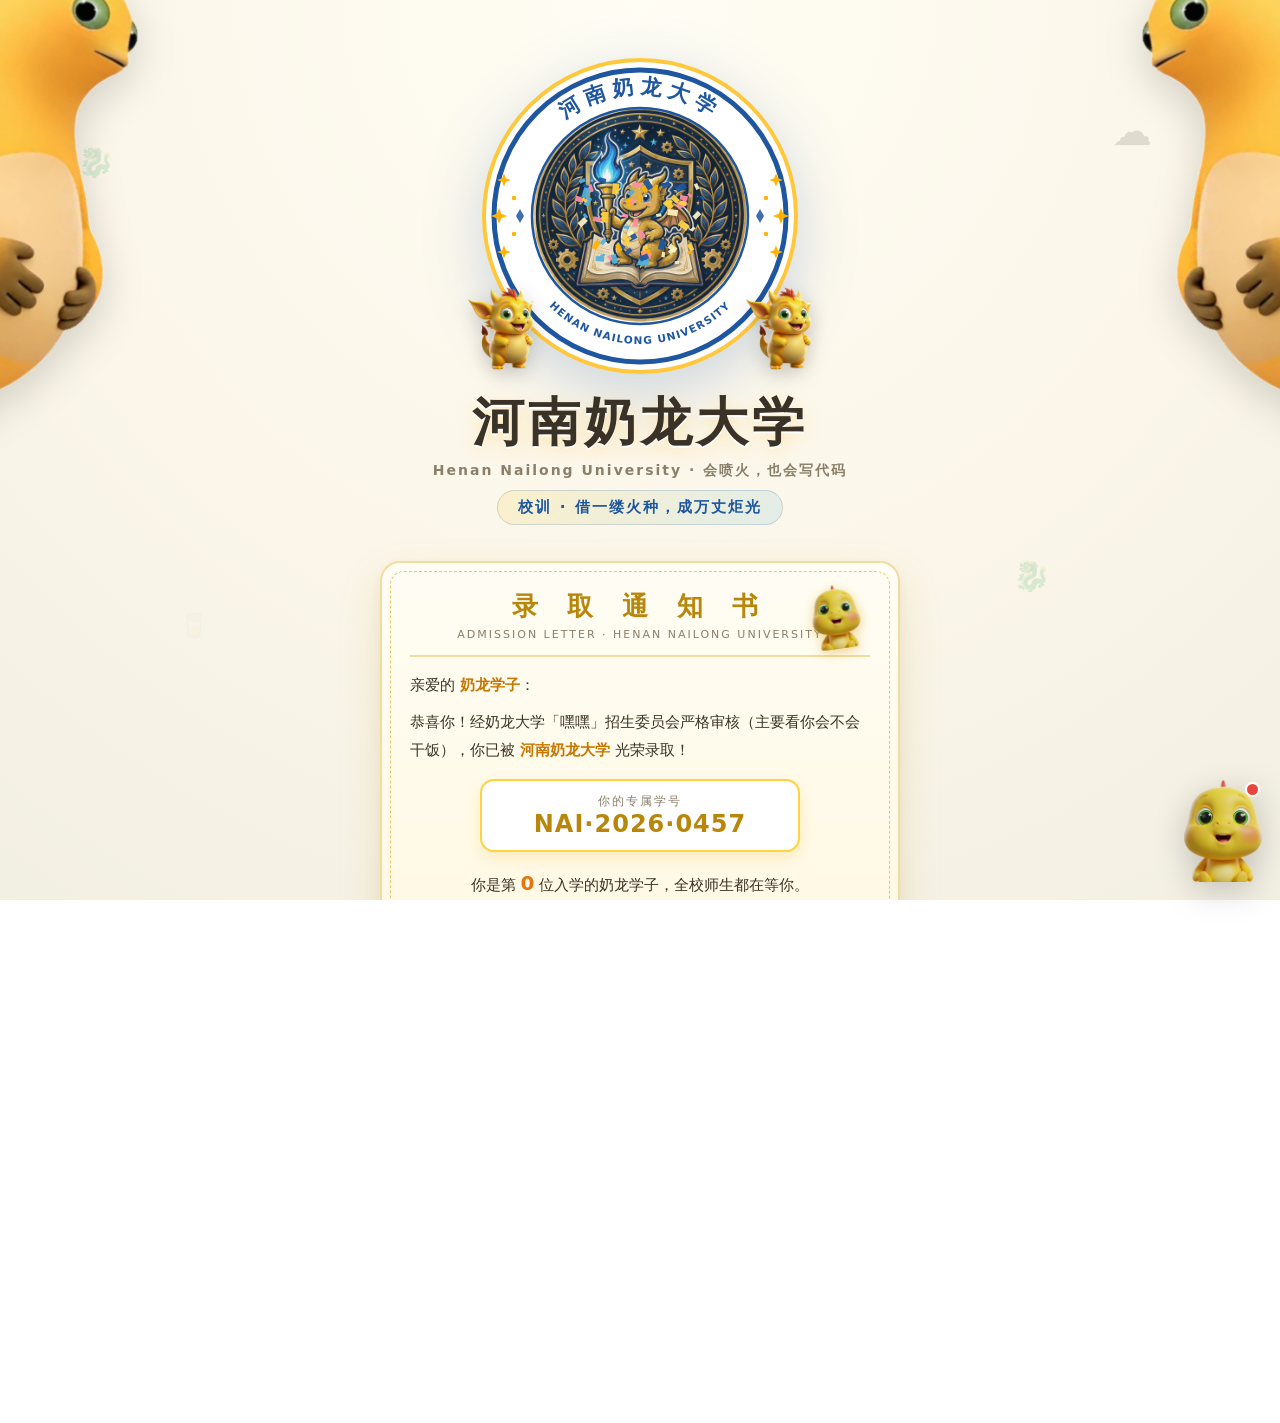
<file: index.html>
<!DOCTYPE html>
<html lang="zh-CN">
<head>
<meta charset="UTF-8" />
<meta name="viewport" content="width=device-width, initial-scale=1.0" />
<title>河南奶龙大学 · 欢迎来到奶龙的家</title>
<meta name="description" content="河南奶龙大学趣味页面：领取你的奶龙录取通知书与专属学号，可浏览学校简介、院系设置与招生信息，并一键前往学校官网。本页为个人趣味制作页面。" />
<meta name="keywords" content="河南奶龙大学,录取通知书,学号,学校简介,院系设置,招生信息" />
<meta name="baidu-site-verification" content="codeva-GzHmn65A01" />
<link rel="canonical" href="https://xn--6kr28k0gz4evu0b1z3e.work/" />
<meta property="og:site_name" content="河南奶龙大学" />
<meta property="og:url" content="https://xn--6kr28k0gz4evu0b1z3e.work/" />
<meta property="og:title" content="河南奶龙大学 · 欢迎来到奶龙的家" />
<meta property="og:description" content="河南奶龙大学趣味页面：领取你的奶龙录取通知书与专属学号，可浏览学校简介、院系设置与招生信息。" />
<meta property="og:type" content="website" />
<meta name="twitter:card" content="summary" />
<link rel="icon" href="data:image/svg+xml,<svg xmlns='http://www.w3.org/2000/svg' viewBox='0 0 100 100'><text y='.9em' font-size='90'>🐉</text></svg>" />
<link rel="stylesheet" href="style.css" />
</head>
<body>

<canvas id="confetti"></canvas>

<div class="float-bg" aria-hidden="true">
  <span>🐉</span><span>🥛</span><span>☁️</span><span>🐉</span><span>🍩</span><span>☁️</span>
</div>

<!-- 对角探头装饰：左上 / 右下斜向探出的奶蛙（包在裁剪层内，防止横向溢出） -->
<div class="deco-clip" aria-hidden="true">
  <aside class="side-mascot corner-tl">
    <img class="frog" src="naiwa_peek.png" alt=""/>
  </aside>
  <aside class="side-mascot corner-br">
    <img class="frog" src="naiwa_peek.png" alt=""/>
  </aside>
</div>

<main class="stage">

  <!-- 校徽：河南奶龙大学（AI 原创设计版） -->
  <div class="emblem-wrap pop" id="emblem">
    <span class="sparkle s1">✦</span>
    <span class="sparkle s2">✦</span>
    <span class="sparkle s3">✦</span>
    <span class="sparkle s4">✧</span>

    <!-- 校徽两侧的奶龙卫士（左右对称，皆面向校徽） -->
    <img class="guard guard-l" src="dragon.png" alt="奶龙"/>
    <img class="guard guard-r" src="dragon.png" alt="奶龙"/>

    <svg class="emblem" viewBox="0 0 320 320" xmlns="http://www.w3.org/2000/svg">
      <defs>
        <path id="ringTop" d="M160,160 m-122,0 a122,122 0 1,1 244,0" />
        <path id="ringBottom" d="M160,160 m-128,0 a128,128 0 1,0 256,0" />
        <clipPath id="discClip"><circle cx="160" cy="160" r="108"/></clipPath>
        <path id="star4" d="M0,-8 L2.2,-2.2 L8,0 L2.2,2.2 L0,8 L-2.2,2.2 L-8,0 L-2.2,-2.2 Z" />
        <radialGradient id="innerBg" cx="50%" cy="38%" r="70%">
          <stop offset="0%" stop-color="#FFFFFF"/>
          <stop offset="100%" stop-color="#EFF6FF"/>
        </radialGradient>
      </defs>

      <!-- 外圈：金色描边 -->
      <circle cx="160" cy="160" r="156" fill="#FFFFFF" stroke="#FFC83C" stroke-width="4"/>
      <!-- 主环：纹章蓝 -->
      <circle cx="160" cy="160" r="146" fill="#FFFFFF" stroke="#1E56A0" stroke-width="5"/>
      <!-- 环形校名（校徽核心识别） -->
      <text class="ring-text-cn">
        <textPath href="#ringTop" startOffset="50%" text-anchor="middle">河南奶龙大学</textPath>
      </text>
      <text class="ring-text-en">
        <textPath href="#ringBottom" startOffset="50%" text-anchor="middle">HENAN NAILONG UNIVERSITY</textPath>
      </text>

      <!-- 环带左右对称纹饰：星点 + 菱钻 -->
      <g fill="#FFB300">
        <g transform="translate(24,124)"><use href="#star4" transform="scale(.85)"/></g>
        <g transform="translate(19,160)"><use href="#star4"/></g>
        <g transform="translate(24,196)"><use href="#star4" transform="scale(.85)"/></g>
        <circle cx="34" cy="142" r="2.2"/>
        <circle cx="34" cy="178" r="2.2"/>
        <g transform="translate(296,124)"><use href="#star4" transform="scale(.85)"/></g>
        <g transform="translate(301,160)"><use href="#star4"/></g>
        <g transform="translate(296,196)"><use href="#star4" transform="scale(.85)"/></g>
        <circle cx="286" cy="142" r="2.2"/>
        <circle cx="286" cy="178" r="2.2"/>
      </g>
      <g fill="#1E56A0" opacity=".85">
        <path d="M40,153 l4,7 l-4,7 l-4,-7 Z"/>
        <path d="M280,153 l4,7 l-4,7 l-4,-7 Z"/>
      </g>

      <!-- 内盘：AI 原创校徽主图（小龙举火炬 · 书 · 盾 · 月桂） -->
      <g clip-path="url(#discClip)">
        <image class="mascot" href="emblem.png" x="50" y="50" width="220" height="220" preserveAspectRatio="xMidYMid slice"/>
      </g>
      <circle cx="160" cy="160" r="108" fill="none" stroke="#1E56A0" stroke-width="2.5"/>
    </svg>
  </div>

  <h1 class="title" id="title">河南奶龙大学</h1>
  <p class="subtitle" id="subtitle">Henan Nailong University · 会喷火，也会写代码</p>
  <p class="motto">校训 · 借一缕火种，成万丈炬光</p>

  <!-- 录取通知书 -->
  <section class="letter" id="letter">
    <div class="letter-head">
      <img class="letter-seal" src="nailong_head.png" alt="奶龙印章"/>
      <h2>录 取 通 知 书</h2>
      <p class="letter-en">ADMISSION LETTER · HENAN NAILONG UNIVERSITY</p>
    </div>
    <div class="letter-body">
      <p>亲爱的 <strong>奶龙学子</strong>：</p>
      <p>恭喜你！经奶龙大学「嘿嘿」招生委员会严格审核（主要看你会不会干饭），你已被 <strong>河南奶龙大学</strong> 光荣录取！</p>
      <div class="stu-no">
        <span>你的专属学号</span>
        <strong id="stuNo">NAI·2026·0000</strong>
      </div>
      <p class="stu-line">你是第 <strong class="counter" id="visitNum">0</strong> 位入学的奶龙学子，全校师生都在等你。</p>
      <p class="stu-line muted">报到时间：9 月 1 日 · 报到地点：奶龙广场</p>
    </div>
  </section>

  <!-- 栏目导航：学校简介 / 院系设置 / 招生信息 -->
  <nav class="portal" id="portal" aria-label="校园栏目">
    <a class="portal-card" href="about.html">
      <span class="portal-ico">🏫</span>
      <span class="portal-body">
        <span class="portal-title">学校简介</span>
        <span class="portal-desc">办学理念 · 校训 · 校园概览</span>
      </span>
      <span class="portal-go">查看 ›</span>
    </a>
    <a class="portal-card" href="colleges.html">
      <span class="portal-ico">📚</span>
      <span class="portal-body">
        <span class="portal-title">院系设置</span>
        <span class="portal-desc">六大学院 · 专业与方向</span>
      </span>
      <span class="portal-go">查看 ›</span>
    </a>
    <a class="portal-card" href="admission.html">
      <span class="portal-ico">🎓</span>
      <span class="portal-body">
        <span class="portal-title">招生信息</span>
        <span class="portal-desc">招生计划 · 报到须知</span>
      </span>
      <span class="portal-go">查看 ›</span>
    </a>
  </nav>

  <!-- 前往官网（唯一入口：真实官网地址只存在于按钮上） -->
  <div class="go-wrap" id="goWrap">
    <a class="go-btn" id="goBtn" href="https://hbcet.hpu.edu.cn/index.htm" target="_blank" rel="noopener">
      <span class="go-btn-label">立即前往官网</span>
    </a>
    <p class="go-note">河南奶龙大学</p>
  </div>

  <footer class="foot">
    <p>本页为趣味展示页 · 正式信息请以学校官方渠道发布为准</p>
    <p>© 2026 河南奶龙大学（虚构展示） · 页面制作：<span class="author">李大懒猪</span></p>
    <p class="foot-note">免责声明：本页系个人出于技术趣味制作的非官方演示页面，为虚构校园情境的互动展示，与任何真实院校、机构不存在隶属、代理或合作关系；页面所涉校名、徽章、文字、图像及编号等元素均为虚构演示内容，不代表任何真实主体的立场，亦不作事实性陈述或用途承诺，一切正式信息请以官方渠道发布者为准。若认为本页内容可能造成误解或侵犯合法权益，可联系作者即时调整或下线。</p>
  </footer>

</main>

<!-- 右下角奶龙客服：学校表白墙二维码入口 -->
<div class="wall-bot" id="wallBot">
  <div class="wall-bubble" id="wallBubble" role="dialog" aria-label="学校表白墙联系方式">
    <p class="wall-title">找墙墙，就这么办</p>
    <p class="wall-text">本校表白墙，无所不能<br />吐槽 · 表白 · 失物 · 搭子</p>
    <p class="wall-id-label">微信号</p>
    <div class="wall-id">
      <span class="wall-id-value" id="wallId">HLGBBQ-2025</span>
      <button class="wall-copy" id="wallCopy" type="button" aria-label="复制微信号">复制</button>
    </div>
  </div>
  <button class="wall-dragon" id="wallDragon" type="button" aria-label="学校表白墙，微信号 HLGBBQ-2025" aria-expanded="false">
    <img src="nailong_head.png" alt="奶龙" />
    <span class="wall-dot" aria-hidden="true"></span>
  </button>
</div>

<script src="script.js"></script>
</body>
</html>
</file>
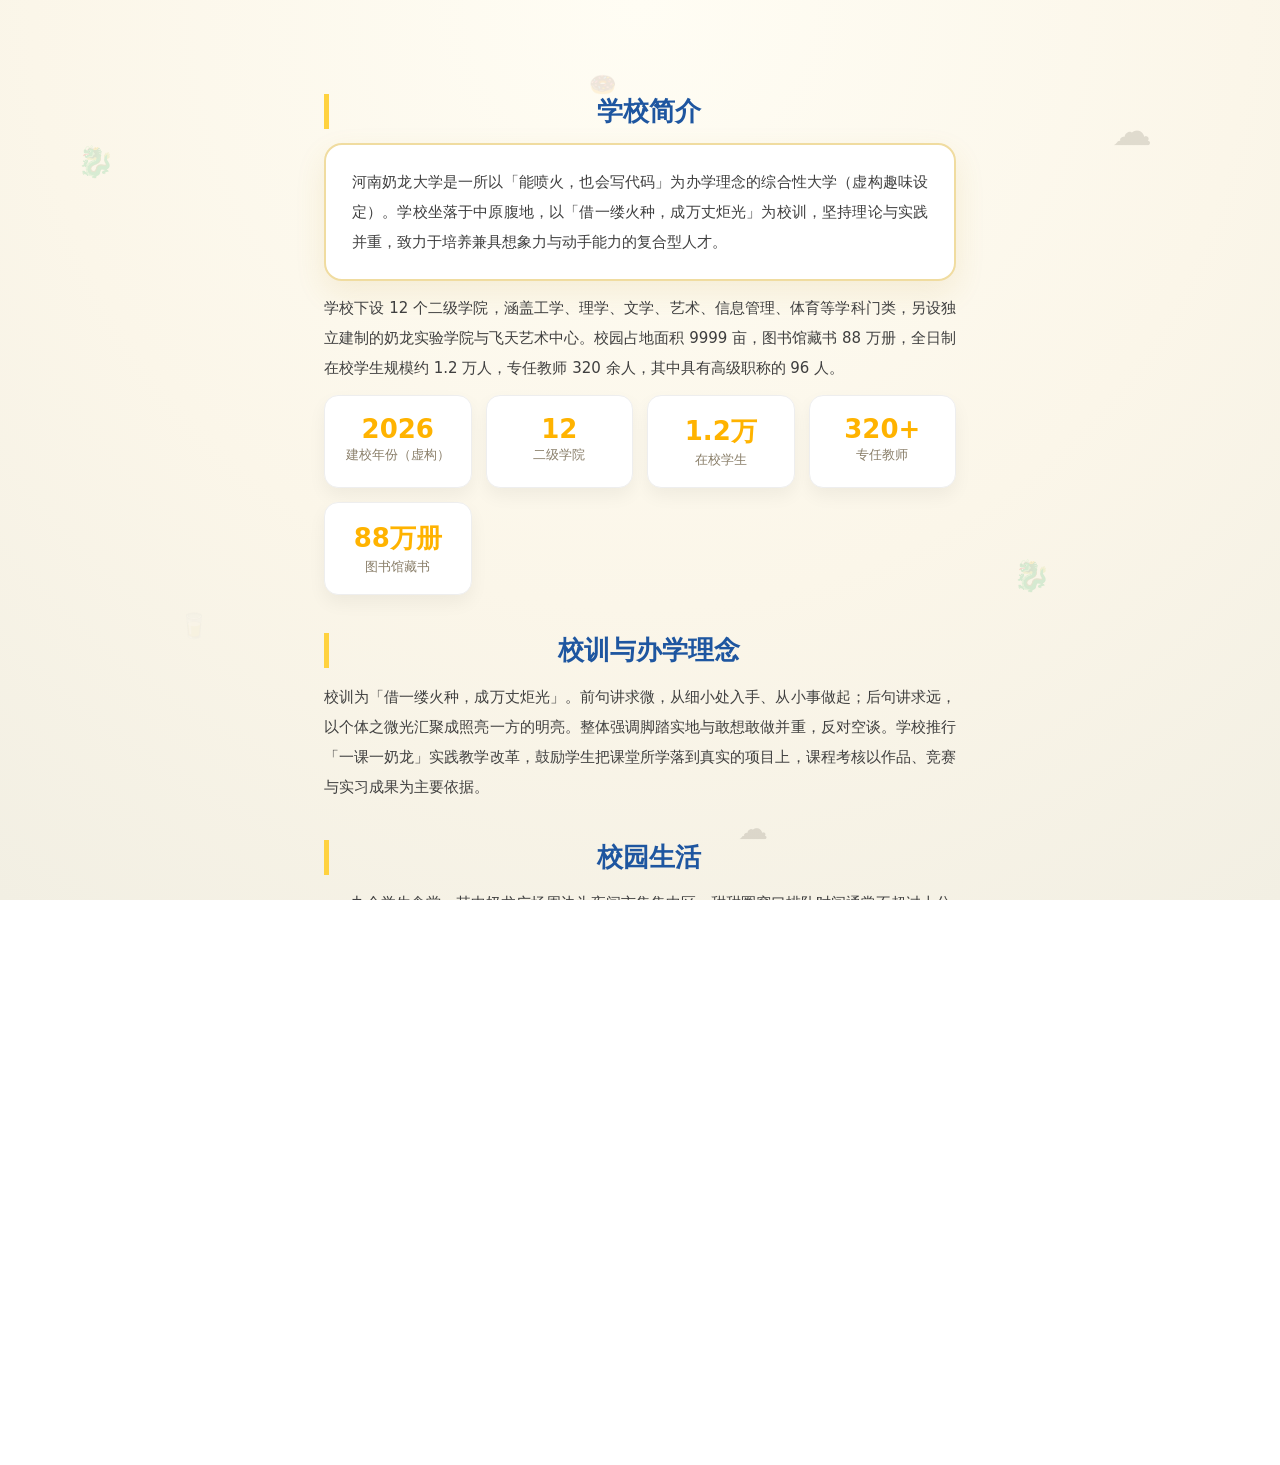
<file: about.html>
<!DOCTYPE html>
<html lang="zh-CN">
<head>
<meta charset="UTF-8" />
<meta name="viewport" content="width=device-width, initial-scale=1.0" />
<title>学校简介 · 河南奶龙大学</title>
<meta name="description" content="河南奶龙大学（虚构趣味设定）学校简介：办学理念、校训、校园概览与学科门类。本页为个人趣味制作的非官方演示页面。" />
<meta name="keywords" content="河南奶龙大学,学校简介,校训,校园概览,趣味页面" />
<meta name="baidu-site-verification" content="codeva-GzHmn65A01" />
<link rel="canonical" href="https://xn--6kr28k0gz4evu0b1z3e.work/about.html" />
<meta property="og:site_name" content="河南奶龙大学" />
<meta property="og:url" content="https://xn--6kr28k0gz4evu0b1z3e.work/about.html" />
<meta property="og:title" content="学校简介 · 河南奶龙大学" />
<meta property="og:description" content="河南奶龙大学（虚构趣味设定）：办学理念、校训与校园概览。" />
<meta property="og:type" content="article" />
<link rel="icon" href="data:image/svg+xml,<svg xmlns='http://www.w3.org/2000/svg' viewBox='0 0 100 100'><text y='.9em' font-size='90'>🐉</text></svg>" />
<link rel="stylesheet" href="style.css" />
<style>
  .page{max-width:840px;margin:0 auto;padding:0 24px 20px;}
  .page h2{
    font-size:26px;font-weight:900;color:var(--blue);margin:38px 0 14px;
    padding-left:12px;border-left:5px solid var(--yellow);
  }
  .page h3{font-size:19px;font-weight:800;margin:22px 0 8px;color:var(--ink);}
  .page p{font-size:15px;line-height:2;color:#3f3f3f;margin-bottom:12px;text-align:justify;}
  .page ul{margin:0 0 16px;padding-left:22px;}
  .page li{font-size:15px;line-height:1.95;color:#3f3f3f;margin-bottom:4px;}
  .lead{
    background:#fff;border:2px solid #F0DCA0;border-radius:18px;padding:22px 26px;
    box-shadow:0 12px 30px rgba(190,150,40,.12);font-size:15px;line-height:2;color:#3f3f3f;
  }
  .facts{display:grid;grid-template-columns:repeat(auto-fit,minmax(140px,1fr));gap:14px;margin-bottom:6px;}
  .fact{background:#fff;border:1px solid #eee;border-radius:14px;padding:18px;text-align:center;box-shadow:0 8px 18px rgba(0,0,0,.05);}
  .fact b{display:block;font-size:26px;font-weight:900;color:var(--yellow-deep);}
  .fact span{font-size:13px;color:var(--muted);}
</style>
</head>
<body>

<div class="float-bg" aria-hidden="true">
  <span>🐉</span><span>🥛</span><span>☁️</span><span>🐉</span><span>🍩</span><span>☁️</span>
</div>

<main class="stage">
  <div class="page">

    <h2>学校简介</h2>
    <p class="lead">河南奶龙大学是一所以「能喷火，也会写代码」为办学理念的综合性大学（虚构趣味设定）。学校坐落于中原腹地，以「借一缕火种，成万丈炬光」为校训，坚持理论与实践并重，致力于培养兼具想象力与动手能力的复合型人才。</p>
    <p>学校下设 12 个二级学院，涵盖工学、理学、文学、艺术、信息管理、体育等学科门类，另设独立建制的奶龙实验学院与飞天艺术中心。校园占地面积 9999 亩，图书馆藏书 88 万册，全日制在校学生规模约 1.2 万人，专任教师 320 余人，其中具有高级职称的 96 人。</p>

    <div class="facts">
      <div class="fact"><b>2026</b><span>建校年份（虚构）</span></div>
      <div class="fact"><b>12</b><span>二级学院</span></div>
      <div class="fact"><b>1.2万</b><span>在校学生</span></div>
      <div class="fact"><b>320+</b><span>专任教师</span></div>
      <div class="fact"><b>88万册</b><span>图书馆藏书</span></div>
    </div>

    <h2>校训与办学理念</h2>
    <p>校训为「借一缕火种，成万丈炬光」。前句讲求微，从细小处入手、从小事做起；后句讲求远，以个体之微光汇聚成照亮一方的明亮。整体强调脚踏实地与敢想敢做并重，反对空谈。学校推行「一课一奶龙」实践教学改革，鼓励学生把课堂所学落到真实的项目上，课程考核以作品、竞赛与实习成果为主要依据。</p>

    <h2>校园生活</h2>
    <ul>
      <li>九个学生食堂，其中奶龙广场周边为夜间市集集中区，甜甜圈窗口排队时间通常不超过十分钟。</li>
      <li>奶龙广场是校内主要集散与活动场地，重大典礼、社团招新与露天放映均在此举行。</li>
      <li>图书馆设有 24 小时自习区与「干饭也干科研」静音舱。</li>
      <li>社团包括机器人社、火炬社、飞天新媒体社、甜品研究所等 60 余个学生组织。</li>
    </ul>

    <h2>页面说明</h2>
    <p>本站为个人出于技术趣味制作的非官方演示页面，校名、院系、数据等均为虚构设定，不代表任何真实机构的立场，不作事实性陈述或用途承诺。正式信息请以各相关单位官方渠道发布者为准。</p>

    <a class="backlink" href="index.html">返回首页</a>
    <a class="backlink ghost" href="colleges.html">院系设置</a>
    <a class="backlink ghost" href="admission.html">招生信息</a>

  </div>

  <footer class="foot">
    <p>本页为趣味展示页 · 正式信息请以学校官方渠道发布为准</p>
    <p>© 2026 河南奶龙大学（虚构展示） · 页面制作：<span class="author">李大懒猪</span></p>
  </footer>
</main>

</body>
</html>
</file>
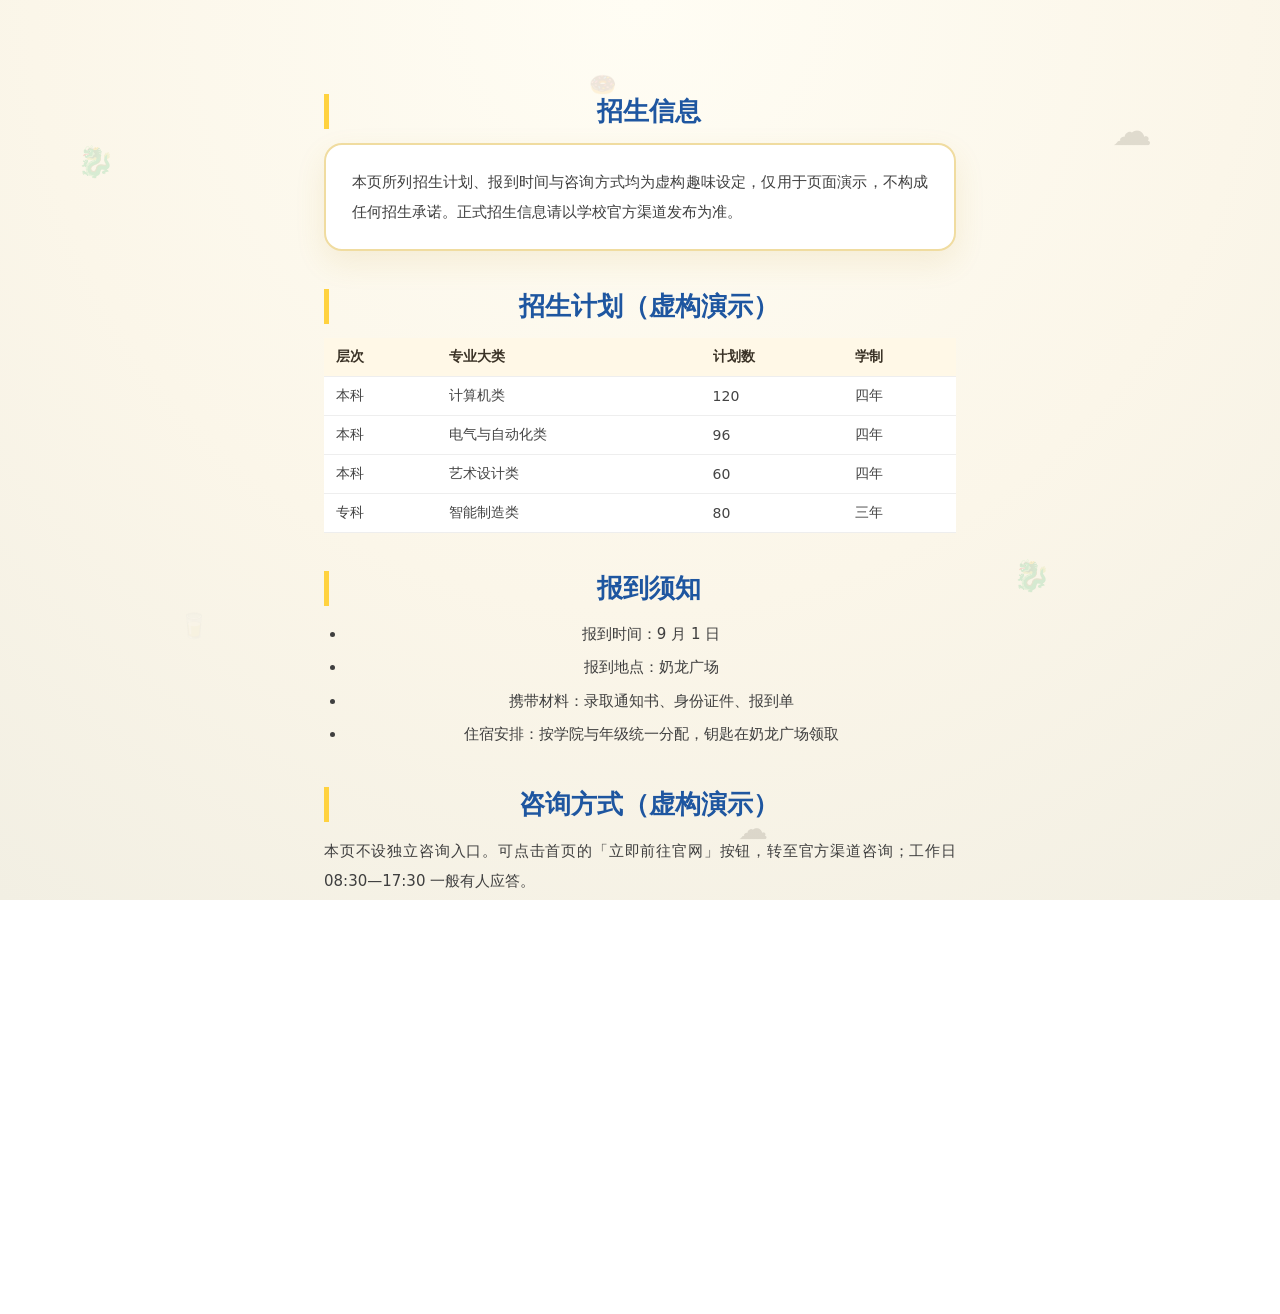
<file: admission.html>
<!DOCTYPE html>
<html lang="zh-CN">
<head>
<meta charset="UTF-8" />
<meta name="viewport" content="width=device-width, initial-scale=1.0" />
<title>招生信息 · 河南奶龙大学</title>
<meta name="description" content="河南奶龙大学（虚构趣味设定）招生信息：招生计划、报到须知与咨询方式。本页为个人趣味制作的非官方演示页面。" />
<meta name="keywords" content="河南奶龙大学,招生信息,招生计划,报到须知,录取通知书,趣味页面" />
<meta name="baidu-site-verification" content="codeva-GzHmn65A01" />
<link rel="canonical" href="https://xn--6kr28k0gz4evu0b1z3e.work/admission.html" />
<meta property="og:site_name" content="河南奶龙大学" />
<meta property="og:url" content="https://xn--6kr28k0gz4evu0b1z3e.work/admission.html" />
<meta property="og:title" content="招生信息 · 河南奶龙大学" />
<meta property="og:description" content="河南奶龙大学（虚构趣味设定）招生计划、报到须知与咨询方式。" />
<meta property="og:type" content="article" />
<link rel="icon" href="data:image/svg+xml,<svg xmlns='http://www.w3.org/2000/svg' viewBox='0 0 100 100'><text y='.9em' font-size='90'>🐉</text></svg>" />
<link rel="stylesheet" href="style.css" />
<style>
  .page{max-width:840px;margin:0 auto;padding:0 24px 20px;}
  .page h2{
    font-size:26px;font-weight:900;color:var(--blue);margin:38px 0 14px;
    padding-left:12px;border-left:5px solid var(--yellow);
  }
  .page p{font-size:15px;line-height:2;color:#3f3f3f;margin-bottom:12px;text-align:justify;}
  .page ul{margin:0 0 16px;padding-left:22px;}
  .page li{font-size:15px;line-height:1.95;color:#3f3f3f;margin-bottom:4px;}
  .lead{
    background:#fff;border:2px solid #F0DCA0;border-radius:18px;padding:22px 26px;
    box-shadow:0 12px 30px rgba(190,150,40,.12);font-size:15px;line-height:2;color:#3f3f3f;
  }
  table{width:100%;border-collapse:collapse;margin-bottom:14px;font-size:14px;background:#fff;}
  th,td{border-bottom:1px solid #eee;padding:10px 12px;text-align:left;color:#444;}
  th{background:#FFF8E7;color:var(--ink);font-weight:800;}
</style>
</head>
<body>

<div class="float-bg" aria-hidden="true">
  <span>🐉</span><span>🥛</span><span>☁️</span><span>🐉</span><span>🍩</span><span>☁️</span>
</div>

<main class="stage">
  <div class="page">

    <h2>招生信息</h2>
    <p class="lead">本页所列招生计划、报到时间与咨询方式均为虚构趣味设定，仅用于页面演示，不构成任何招生承诺。正式招生信息请以学校官方渠道发布为准。</p>

    <h2>招生计划（虚构演示）</h2>
    <table>
      <thead><tr><th>层次</th><th>专业大类</th><th>计划数</th><th>学制</th></tr></thead>
      <tbody>
        <tr><td>本科</td><td>计算机类</td><td>120</td><td>四年</td></tr>
        <tr><td>本科</td><td>电气与自动化类</td><td>96</td><td>四年</td></tr>
        <tr><td>本科</td><td>艺术设计类</td><td>60</td><td>四年</td></tr>
        <tr><td>专科</td><td>智能制造类</td><td>80</td><td>三年</td></tr>
      </tbody>
    </table>

    <h2>报到须知</h2>
    <ul>
      <li>报到时间：9 月 1 日</li>
      <li>报到地点：奶龙广场</li>
      <li>携带材料：录取通知书、身份证件、报到单</li>
      <li>住宿安排：按学院与年级统一分配，钥匙在奶龙广场领取</li>
    </ul>

    <h2>咨询方式（虚构演示）</h2>
    <p>本页不设独立咨询入口。可点击首页的「立即前往官网」按钮，转至官方渠道咨询；工作日 08:30—17:30 一般有人应答。</p>

    <h2>页面说明</h2>
    <p>本站为个人出于技术趣味制作的非官方演示页面，与任何真实院校、机构不存在隶属、代理或合作关系；本页所涉数字、时间、地点等均为虚构演示内容，不代表任何真实主体的立场，亦不作事实性陈述或用途承诺。</p>

    <a class="backlink" href="index.html">返回首页</a>
    <a class="backlink ghost" href="about.html">学校简介</a>
    <a class="backlink ghost" href="colleges.html">院系设置</a>

  </div>

  <footer class="foot">
    <p>本页为趣味展示页 · 正式信息请以学校官方渠道发布为准</p>
    <p>© 2026 河南奶龙大学（虚构展示） · 页面制作：<span class="author">李大懒猪</span></p>
  </footer>
</main>

</body>
</html>
</file>
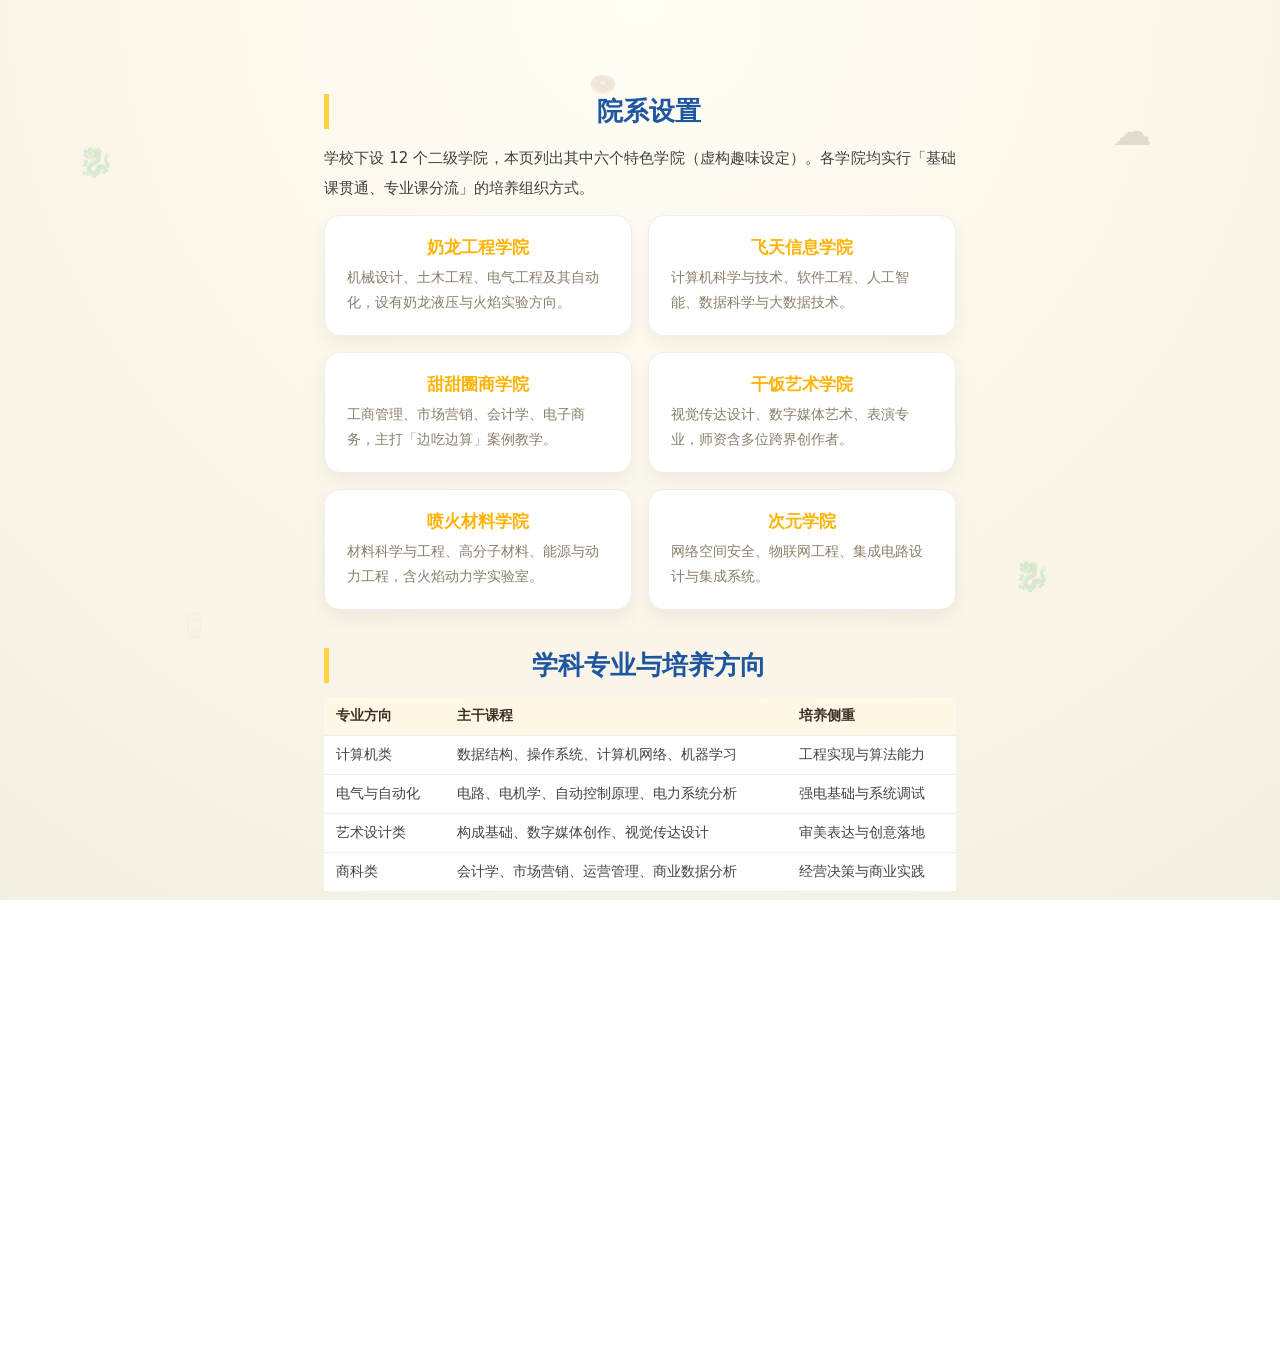
<file: colleges.html>
<!DOCTYPE html>
<html lang="zh-CN">
<head>
<meta charset="UTF-8" />
<meta name="viewport" content="width=device-width, initial-scale=1.0" />
<title>院系设置 · 河南奶龙大学</title>
<meta name="description" content="河南奶龙大学（虚构趣味设定）院系设置：六大学院、学科专业与培养方向。本页为个人趣味制作的非官方演示页面。" />
<meta name="keywords" content="河南奶龙大学,院系设置,二级学院,学科专业,培养方向,趣味页面" />
<meta name="baidu-site-verification" content="codeva-GzHmn65A01" />
<link rel="canonical" href="https://xn--6kr28k0gz4evu0b1z3e.work/colleges.html" />
<meta property="og:site_name" content="河南奶龙大学" />
<meta property="og:url" content="https://xn--6kr28k0gz4evu0b1z3e.work/colleges.html" />
<meta property="og:title" content="院系设置 · 河南奶龙大学" />
<meta property="og:description" content="河南奶龙大学（虚构趣味设定）六大学院设置与学科专业培养方向。" />
<meta property="og:type" content="article" />
<link rel="icon" href="data:image/svg+xml,<svg xmlns='http://www.w3.org/2000/svg' viewBox='0 0 100 100'><text y='.9em' font-size='90'>🐉</text></svg>" />
<link rel="stylesheet" href="style.css" />
<style>
  .page{max-width:840px;margin:0 auto;padding:0 24px 20px;}
  .page h2{
    font-size:26px;font-weight:900;color:var(--blue);margin:38px 0 14px;
    padding-left:12px;border-left:5px solid var(--yellow);
  }
  .page p{font-size:15px;line-height:2;color:#3f3f3f;margin-bottom:12px;text-align:justify;}
  .depts{display:grid;grid-template-columns:repeat(auto-fill,minmax(230px,1fr));gap:16px;margin-bottom:8px;}
  .dept{background:#fff;border:1px solid #eee;border-radius:16px;padding:20px 22px;box-shadow:0 8px 20px rgba(0,0,0,.05);}
  .dept h4{margin:0 0 6px;font-size:17px;font-weight:800;color:var(--yellow-deep);}
  .dept p{margin:0;font-size:13.5px;line-height:1.85;color:var(--muted);text-align:left;}
  table{width:100%;border-collapse:collapse;margin-bottom:14px;font-size:14px;background:#fff;}
  th,td{border-bottom:1px solid #eee;padding:10px 12px;text-align:left;color:#444;}
  th{background:#FFF8E7;color:var(--ink);font-weight:800;}
</style>
</head>
<body>

<div class="float-bg" aria-hidden="true">
  <span>🐉</span><span>🥛</span><span>☁️</span><span>🐉</span><span>🍩</span><span>☁️</span>
</div>

<main class="stage">
  <div class="page">

    <h2>院系设置</h2>
    <p>学校下设 12 个二级学院，本页列出其中六个特色学院（虚构趣味设定）。各学院均实行「基础课贯通、专业课分流」的培养组织方式。</p>

    <div class="depts">
      <div class="dept"><h4>奶龙工程学院</h4><p>机械设计、土木工程、电气工程及其自动化，设有奶龙液压与火焰实验方向。</p></div>
      <div class="dept"><h4>飞天信息学院</h4><p>计算机科学与技术、软件工程、人工智能、数据科学与大数据技术。</p></div>
      <div class="dept"><h4>甜甜圈商学院</h4><p>工商管理、市场营销、会计学、电子商务，主打「边吃边算」案例教学。</p></div>
      <div class="dept"><h4>干饭艺术学院</h4><p>视觉传达设计、数字媒体艺术、表演专业，师资含多位跨界创作者。</p></div>
      <div class="dept"><h4>喷火材料学院</h4><p>材料科学与工程、高分子材料、能源与动力工程，含火焰动力学实验室。</p></div>
      <div class="dept"><h4>次元学院</h4><p>网络空间安全、物联网工程、集成电路设计与集成系统。</p></div>
    </div>

    <h2>学科专业与培养方向</h2>
    <table>
      <thead><tr><th>专业方向</th><th>主干课程</th><th>培养侧重</th></tr></thead>
      <tbody>
        <tr><td>计算机类</td><td>数据结构、操作系统、计算机网络、机器学习</td><td>工程实现与算法能力</td></tr>
        <tr><td>电气与自动化</td><td>电路、电机学、自动控制原理、电力系统分析</td><td>强电基础与系统调试</td></tr>
        <tr><td>艺术设计类</td><td>构成基础、数字媒体创作、视觉传达设计</td><td>审美表达与创意落地</td></tr>
        <tr><td>商科类</td><td>会计学、市场营销、运营管理、商业数据分析</td><td>经营决策与商业实践</td></tr>
      </tbody>
    </table>
    <p>学校推行「四年一循环」培养方案，前两年集中打基础，第三年进入专业分流与项目实训，第四年为毕业设计与企业实习双轨安排，鼓励跨学院选修。</p>

    <h2>页面说明</h2>
    <p>本页院系设置、专业方向与课程信息均为虚构趣味设定，不作事实性陈述。正式招生与专业信息请以官方渠道发布者为准。</p>

    <a class="backlink" href="index.html">返回首页</a>
    <a class="backlink ghost" href="about.html">学校简介</a>
    <a class="backlink ghost" href="admission.html">招生信息</a>

  </div>

  <footer class="foot">
    <p>本页为趣味展示页 · 正式信息请以学校官方渠道发布为准</p>
    <p>© 2026 河南奶龙大学（虚构展示） · 页面制作：<span class="author">李大懒猪</span></p>
  </footer>
</main>

</body>
</html>
</file>
<file: style.css>
:root{
  --yellow:#FFD23F;
  --yellow-deep:#FFB300;
  --cream:#FBF6E9;
  --ink:#3a3226;
  --muted:#8a7f6a;
  --blue:#1E56A0;
  --blue-soft:#4FB0E0;
}
*{margin:0;padding:0;box-sizing:border-box;}
html,body{height:100%;max-width:100%;}
/* 关键修复：禁止任何横向溢出。
   页面内容一旦比屏幕宽，手机上就能左右拖动，缩放后中轴线必然偏离屏幕中心。 */
html{overflow-x:hidden;}
@supports (overflow-x:clip){html{overflow-x:clip;}}
body{
  font-family:"PingFang SC","Microsoft YaHei","Hiragino Sans GB",system-ui,sans-serif;
  background:radial-gradient(circle at 50% 0%,#FFFDF4 0%,var(--cream) 55%,#F2EFE3 100%);
  color:var(--ink);
  overflow-x:hidden;
  min-height:100vh;
}

/* 彩带画布 */
#confetti{position:fixed;inset:0;pointer-events:none;z-index:50;}

/* 背景漂浮元素 */
.float-bg{position:fixed;inset:0;pointer-events:none;z-index:0;}
.float-bg span{position:absolute;font-size:30px;opacity:.14;animation:drift 14s ease-in-out infinite;}
.float-bg span:nth-child(1){left:6%;top:16%;animation-delay:0s;}
.float-bg span:nth-child(2){left:14%;top:68%;font-size:24px;animation-delay:2s;}
.float-bg span:nth-child(3){right:10%;top:12%;font-size:40px;animation-delay:1s;}
.float-bg span:nth-child(4){right:18%;top:62%;animation-delay:3s;}
.float-bg span:nth-child(5){left:46%;top:8%;font-size:22px;animation-delay:1.6s;}
.float-bg span:nth-child(6){right:40%;bottom:6%;animation-delay:.6s;}
@keyframes drift{0%,100%{transform:translateY(0) rotate(0);}50%{transform:translateY(-24px) rotate(8deg);}}

/* 舞台 */
.stage{
  position:relative;z-index:1;
  max-width:720px;margin:0 auto;
  padding:56px 20px 40px;
  display:flex;flex-direction:column;align-items:center;text-align:center;
}

/* 校徽 */
.emblem-wrap{width:min(320px,72vw);margin-bottom:8px;position:relative;}
.emblem{width:100%;height:auto;filter:drop-shadow(0 18px 30px rgba(30,86,160,.22));}
.pop{animation:pop .9s cubic-bezier(.34,1.56,.64,1) both;}
@keyframes pop{0%{transform:scale(0) rotate(-12deg);opacity:0;}70%{transform:scale(1.06) rotate(2deg);}100%{transform:scale(1) rotate(0);opacity:1;}}
.mascot{animation:bob 3.2s ease-in-out infinite;transform-origin:160px 218px;}
@keyframes bob{0%,100%{transform:translateY(0);}50%{transform:translateY(-6px);}}

/* 环形校名（校徽蓝） */
.ring-text-cn{font-size:21px;font-weight:900;fill:var(--blue);letter-spacing:6px;font-family:"STKaiti","KaiTi","PingFang SC","Microsoft YaHei",serif;}
.ring-text-en{font-size:10.5px;font-weight:700;fill:var(--blue);letter-spacing:1.2px;}

/* 星光闪烁 */
.sparkle{position:absolute;color:var(--yellow-deep);opacity:0;animation:twinkle 2.6s infinite;z-index:2;text-shadow:0 0 8px rgba(255,200,60,.8);}
.s1{top:-6px;right:8%;font-size:20px;animation-delay:0s;}
.s2{top:36%;left:-14px;font-size:14px;animation-delay:.9s;}
.s3{bottom:12%;right:-10px;font-size:16px;animation-delay:1.7s;}
.s4{top:8%;left:6%;font-size:12px;animation-delay:2.2s;}
@keyframes twinkle{0%,100%{opacity:0;transform:scale(.4) rotate(0);}50%{opacity:1;transform:scale(1) rotate(40deg);}}

/* 标题 */
.title{
  font-size:clamp(34px,7vw,52px);font-weight:900;letter-spacing:4px;
  color:var(--ink);
  text-shadow:0 2px 0 #fff,0 6px 18px rgba(255,179,0,.25);
  opacity:0;animation:up .8s .5s ease both;
}
.subtitle{
  margin-top:4px;color:var(--muted);font-weight:700;letter-spacing:2px;font-size:14px;
  opacity:0;animation:up .8s .65s ease both;
}
.motto{
  margin-top:10px;font-size:clamp(13px,3.4vw,15px);font-weight:800;letter-spacing:2px;
  max-width:100%;
  color:var(--blue);
  background:linear-gradient(135deg,rgba(255,210,63,.18),rgba(79,176,224,.14));
  border:1px solid rgba(30,86,160,.18);
  border-radius:999px;padding:7px 20px;
  opacity:0;animation:up .8s .78s ease both;
}
@keyframes up{from{opacity:0;transform:translateY(22px);}to{opacity:1;transform:translateY(0);}}

/* 录取通知书 */
.letter{
  width:min(520px,100%);
  margin-top:36px;
  background:linear-gradient(180deg,#FFFDF4,#FFF8E2);
  border:2px solid #F0DCA0;
  border-radius:20px;
  box-shadow:0 20px 44px rgba(190,150,40,.18),0 4px 10px rgba(190,150,40,.10);
  padding:26px 28px 24px;
  text-align:left;
  position:relative;
  opacity:0;animation:up .9s .9s ease both;
}
.letter::before{
  content:"";position:absolute;inset:8px;border:1.5px dashed #E8C86A;border-radius:14px;pointer-events:none;
}
.letter-head{text-align:center;border-bottom:2px solid #F0DCA0;padding-bottom:14px;margin-bottom:14px;position:relative;}
.letter-head h2{font-size:26px;letter-spacing:10px;font-weight:900;color:#B8860B;}
.letter-en{font-size:11px;color:var(--muted);letter-spacing:2px;margin-top:4px;}
.letter-seal{
  position:absolute;right:2px;top:-4px;width:46px;height:46px;border-radius:50%;
  background:radial-gradient(circle at 35% 30%,#FFE9A8,#FFC83C);
  display:flex;align-items:center;justify-content:center;font-size:24px;
  box-shadow:0 4px 10px rgba(220,160,20,.4);
  animation:sealIn .6s 1.6s cubic-bezier(.34,1.56,.64,1) both;
}
@keyframes sealIn{from{transform:scale(0) rotate(-40deg);}to{transform:scale(1) rotate(-8deg);}}
img.letter-seal{
  width:64px;height:64px;padding:0;background:none;box-shadow:none;
  object-fit:contain;border-radius:0;
  filter:drop-shadow(0 3px 6px rgba(220,160,20,.45));
  animation:sealIn .6s 1.6s cubic-bezier(.34,1.56,.64,1) both,sealBob 3.4s 2.4s ease-in-out infinite;
}
@keyframes sealBob{0%,100%{transform:translateY(0) rotate(-4deg);}50%{transform:translateY(-4px) rotate(3deg);}}
.letter-body p{font-size:15px;line-height:1.9;margin-bottom:8px;}
.letter-body strong{color:#C77700;}
.stu-no{
  margin:14px auto 12px;width:100%;max-width:320px;text-align:center;
  background:#FFF;border:2px solid var(--yellow);border-radius:14px;padding:12px;
  box-shadow:0 6px 16px rgba(244,180,0,.18);
}
.stu-no span{display:block;font-size:12px;color:var(--muted);letter-spacing:2px;}
.stu-no strong{font-size:clamp(16px,5.6vw,24px);letter-spacing:1px;color:#B8860B;white-space:nowrap;}
.stu-line{text-align:center;font-size:15px;}
.stu-line .counter{color:#E8720C;font-size:20px;}
.stu-line.muted{color:var(--muted);font-size:13px;margin-top:2px;}

/* 跳转区（无倒计时，仅一个按钮） */
.go-wrap{margin-top:34px;opacity:0;animation:up .9s 1.5s ease both;}
.go-btn{
  border:none;cursor:pointer;
  background:linear-gradient(135deg,#FFD23F,#FFB300);
  color:#fff;font-size:19px;font-weight:900;letter-spacing:4px;
  padding:18px 56px;border-radius:999px;
  box-shadow:0 12px 28px rgba(255,179,0,.45);
  transition:transform .18s,box-shadow .2s,opacity .2s;
  display:inline-flex;align-items:center;justify-content:center;
  font-family:inherit;
}
.go-btn:hover{transform:translateY(-3px);box-shadow:0 16px 34px rgba(255,179,0,.55);}
.go-btn.done{opacity:.85;}
.go-note{margin-top:12px;font-size:13px;color:var(--muted);letter-spacing:1px;}

/* 栏目导航卡片 */
.portal{
  width:100%;margin-top:34px;
  display:grid;grid-template-columns:repeat(3,1fr);gap:14px;
  opacity:0;animation:up .9s 1.3s ease both;
}
.portal-card{
  display:flex;align-items:center;gap:10px;text-align:left;
  background:linear-gradient(180deg,#FFFDF4,#FFF7DF);
  border:2px solid #F0DCA0;border-radius:16px;
  padding:16px 14px;text-decoration:none;color:inherit;
  box-shadow:0 8px 20px rgba(190,150,40,.14);
  transition:transform .2s,box-shadow .2s,border-color .2s;
}
.portal-card:hover{
  transform:translateY(-5px);
  border-color:var(--yellow-deep);
  box-shadow:0 14px 28px rgba(255,179,0,.28);
}
.portal-ico{
  flex:0 0 40px;height:40px;border-radius:12px;
  background:linear-gradient(135deg,#FFE9A8,#FFD23F);
  display:flex;align-items:center;justify-content:center;font-size:22px;
}
.portal-body{display:flex;flex-direction:column;min-width:0;}
.portal-title{font-size:16px;font-weight:900;color:var(--ink);letter-spacing:1px;}
.portal-desc{font-size:11.5px;color:var(--muted);white-space:nowrap;overflow:hidden;text-overflow:ellipsis;}
.portal-go{margin-left:auto;font-size:12px;font-weight:800;color:var(--blue-soft);white-space:nowrap;}

/* 页脚 */
.foot{
  margin-top:44px;font-size:12px;color:var(--muted);line-height:1.9;
  opacity:0;animation:up .9s 1.6s ease both;
}
.foot a{color:var(--blue-soft);font-weight:700;}

@media (max-width:480px){
  .stage{padding-top:40px;}
  .letter{padding:20px 16px;}
  .letter-head h2{font-size:22px;letter-spacing:6px;}
  .ring-text-cn{font-size:24px;letter-spacing:5px;}
  .portal{grid-template-columns:1fr;gap:12px;}
  .portal-card{padding:14px 16px;}
  .portal-desc{white-space:normal;}
  .go-btn{font-size:17px;letter-spacing:2px;padding:16px 40px;width:100%;}
}

/* 奶蛙装饰裁剪层：
   奶蛙故意「探出屏幕边缘」，若直接贴在 body 上，超出视口的那部分会撑大文档宽度，
   手机上就会允许左右拖动 —— 拖动/缩放后录取通知书、校徽的中轴线必然偏离屏幕中心。
   用一个宽度=视口宽、overflow:hidden 的层把探出部分裁掉，外观完全不变，横向溢出归零。
   桌面端：固定铺满视口，随屏常驻（与原行为一致）。
   手机端：改为文档顶部的绝对定位盒，随页面滚动滑走，不遮挡正文。 */
.deco-clip{
  position:fixed;inset:0;z-index:2;
  overflow:hidden;pointer-events:none;
}

/* 对角探头装饰：左上 / 右下斜向探出的奶蛙
   结构要点：.side-mascot 只负责「贴哪一侧」（右侧用 scaleX(-1) 镜像），
   .frog 内层负责旋转与浮动动画。这样镜像由外层统一完成，
   左右两只的定位盒在布局上完全相等，被裁剪后露出的宽度必然一致，视觉严格对称。 */
.side-mascot{
  position:absolute;z-index:2;pointer-events:none;width:190px;
}
.corner-br{transform:scaleX(-1);}
.side-mascot .frog{
  width:100%;height:auto;display:block;
  filter:drop-shadow(0 12px 20px rgba(0,0,0,.16));
  animation:peekBreathe 5.2s ease-in-out infinite;
}
@keyframes peekBreathe{
  0%,100%{transform:rotate(-7deg) translate(0,0);}
  50%{transform:rotate(-5deg) translate(10px,8px);}
}

/* 左右偏移量绝对相等，探出部分由 .deco-clip 裁掉 */
.corner-tl{left:-52px;top:-40px;}
.corner-br{right:-52px;top:-40px;}

/* 校徽两侧的奶龙卫士（左右对称，皆仰面朝向校徽） */
.guard{
  position:absolute;bottom:10px;width:66px;z-index:3;pointer-events:none;
  filter:drop-shadow(0 6px 10px rgba(0,0,0,.20));
}
.guard-l{left:-12px;animation:guardBob 3.6s ease-in-out infinite;}
.guard-r{right:-12px;animation:guardBobFlip 3.6s ease-in-out infinite .5s;}
@keyframes guardBob{0%,100%{transform:rotate(-9deg) translateY(0);}50%{transform:rotate(-9deg) translateY(-5px);}}
@keyframes guardBobFlip{0%,100%{transform:scaleX(-1) rotate(-9deg) translateY(0);}50%{transform:scaleX(-1) rotate(-9deg) translateY(-5px);}}

/* 页脚：作者与免责声明 */
.foot p{margin:0 0 5px;}
.foot .author{color:var(--blue);font-weight:800;letter-spacing:1px;}
.foot .foot-note{
  max-width:660px;margin:10px auto 0;
  font-size:11px;line-height:1.95;color:#9a9a9a;
  padding-top:9px;border-top:1px dashed rgba(0,0,0,.10);
  text-align:justify;
}

/* 手机端：奶蛙改为随页面滚动（不常驻遮挡文字），并整体收进裁剪层内 */
@media (max-width:920px){
  /* 裁剪层改为文档流顶部的绝对定位盒：宽度=视口宽，高度足够容纳两只奶蛙 */
  .deco-clip{
    position:absolute;inset:0 0 auto 0;height:300px;z-index:3;
  }
  /* 左右两只严格镜像对称：同尺寸、同高度、同相位、同偏移量，视觉重心居中 */
  .side-mascot{display:block;position:absolute;width:96px;z-index:3;}
  .corner-tl{left:-34px;top:12px;}
  .corner-br{right:-34px;top:12px;}
  .emblem-wrap{width:min(280px,62vw);}
  .portal{grid-template-columns:1fr;gap:12px;}
}
@media (max-width:480px){
  .guard{width:54px;}
  .side-mascot{width:82px;}
  .corner-tl,.corner-br{top:10px;}
}

/* 内容页返回按钮 */
.backlink{
  display:inline-block;margin-top:26px;padding:12px 26px;border-radius:999px;
  background:linear-gradient(135deg,var(--yellow),var(--yellow-deep));color:#fff;
  font-weight:800;text-decoration:none;box-shadow:0 8px 20px rgba(255,179,0,.35);
  font-family:inherit;font-size:15px;border:none;cursor:pointer;
}
.backlink.ghost{background:#fff;color:var(--blue);box-shadow:0 8px 20px rgba(30,86,160,.12);margin-left:10px;}

/* ===== 右下角奶龙客服（学校表白墙入口） =====
   固定在视口右下角，不占据文档流，因此不会撑大文档宽度、
   不会破坏手机端「横向溢出为 0」与中轴线居中的既有修复。
   z-index 高于 confetti(50) 但低于无意义，避开两侧探头奶蛙(.deco-clip z=2~3)。 */
.wall-bot{
  position:fixed;right:18px;bottom:18px;z-index:60;
  display:flex;flex-direction:column;align-items:flex-end;gap:10px;
  font-family:inherit;
}

/* 奶龙本体 */
.wall-dragon{
  position:relative;border:none;background:none;padding:0;cursor:pointer;
  width:78px;line-height:0;
  filter:drop-shadow(0 8px 16px rgba(0,0,0,.20));
  animation:wallBob 3.4s ease-in-out infinite;
  transition:transform .2s;
}
.wall-dragon:hover{transform:translateY(-4px) scale(1.05);}
.wall-dragon:active{transform:scale(.94);}
.wall-dragon img{width:100%;height:auto;display:block;}
/* 奶龙右上角的小红点，提示「有话要说」 */
.wall-dot{
  position:absolute;top:2px;right:2px;
  width:15px;height:15px;border-radius:50%;
  background:#E8453C;border:2.5px solid #fff;
  animation:wallPulse 1.7s ease-in-out infinite;
}
@keyframes wallBob{
  0%,100%{transform:translateY(0) rotate(0);}
  50%{transform:translateY(-7px) rotate(-3deg);}
}
@keyframes wallPulse{
  0%,100%{transform:scale(1);box-shadow:0 0 0 0 rgba(232,69,60,.55);}
  60%{transform:scale(1.1);box-shadow:0 0 0 9px rgba(232,69,60,0);}
}

/* 气泡对话框 */
.wall-bubble{
  position:relative;
  width:238px;max-width:calc(100vw - 96px);
  background:linear-gradient(180deg,#FFFFFF,#FFF8E2);
  border:2px solid #F0DCA0;border-radius:16px;
  padding:13px 15px 12px;
  box-shadow:0 14px 30px rgba(150,120,30,.20);
  opacity:0;visibility:hidden;transform:translateY(12px) scale(.92);
  transform-origin:100% 100%;
  transition:opacity .28s ease,transform .28s cubic-bezier(.34,1.56,.64,1),visibility .28s;
}
.wall-bubble.show{opacity:1;visibility:visible;transform:translateY(0) scale(1);}
/* 气泡小尾巴：指向右下角的奶龙 */
.wall-bubble::after{
  content:"";position:absolute;right:26px;bottom:-11px;width:0;height:0;
  border-left:11px solid transparent;border-right:11px solid transparent;
  border-top:13px solid #F0DCA0;
  filter:drop-shadow(0 3px 1px rgba(0,0,0,.06));
}
.wall-title{
  font-size:14px;font-weight:900;color:var(--blue);letter-spacing:.5px;
  margin-bottom:5px;
}
.wall-text{
  font-size:12px;line-height:1.65;color:var(--muted);
}
/* 「微信号」小标签独立成行，给下方的微信号值留出完整宽度 */
.wall-id-label{
  display:inline-block;margin-top:9px;
  font-size:10.5px;font-weight:700;color:#fff;background:var(--blue-soft);
  border-radius:5px;padding:2px 7px;letter-spacing:.5px;
}
.wall-id{
  margin-top:5px;display:flex;align-items:center;gap:7px;
  background:#FFF;border:1.5px dashed #E8C86A;border-radius:10px;padding:6px 7px 6px 10px;
}
.wall-id-value{
  font-size:13px;font-weight:900;color:#B8860B;letter-spacing:.4px;
  font-family:"Consolas","Monaco",monospace;
  white-space:nowrap;overflow:hidden;text-overflow:ellipsis;
  min-width:0;flex:1 1 auto;
}
.wall-copy{
  flex:0 0 auto;cursor:pointer;font-family:inherit;
  font-size:11.5px;font-weight:800;letter-spacing:.5px;
  color:#fff;background:linear-gradient(135deg,#FFD23F,#FFB300);
  border:none;border-radius:7px;padding:5px 9px;
  transition:opacity .2s;
}
.wall-copy:hover{opacity:.86;}
.wall-copy.done{background:linear-gradient(135deg,#4FB0A0,#2E8B7A);}

@media (max-width:520px){
  .wall-bot{right:12px;bottom:12px;gap:8px;}
  .wall-dragon{width:62px;}
  .wall-bubble{width:200px;max-width:calc(100vw - 78px);padding:11px 12px 10px;}
  .wall-title{font-size:13px;}
  .wall-text{font-size:11px;}
  .wall-id{padding:5px 6px 5px 8px;gap:5px;}
  .wall-id-value{font-size:12.5px;}
  .wall-copy{font-size:11px;padding:5px 8px;}
  .wall-dot{width:12px;height:12px;border-width:2px;}
}
/* 极窄屏：气泡进一步收窄，仅保留标题与微信号 */
@media (max-width:360px){
  .wall-bubble{width:176px;max-width:calc(100vw - 70px);}
  .wall-text{display:none;}
}
</file>
